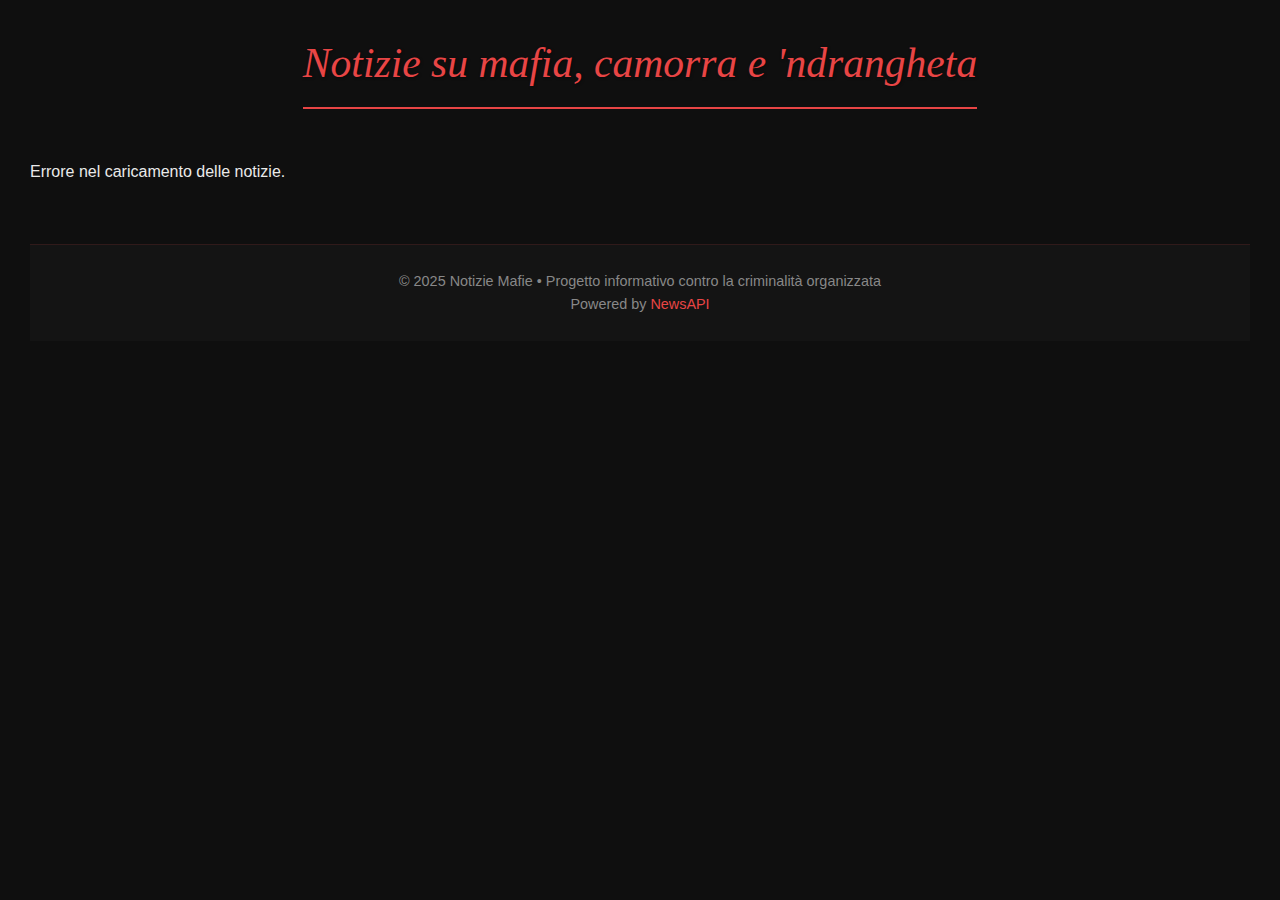
<file: TestAPI/frontend/index.html>
<!DOCTYPE html>
<html lang="it">
<head>
  <meta charset="UTF-8">
  <title>Notizie Mafie</title>
  <style>
    * {
      box-sizing: border-box;
    }

    body {
      margin: 0;
      font-family: 'Helvetica Neue', Helvetica, Arial, sans-serif;
      background-color: #0f0f0f;
      color: #eaeaea;
      padding: 30px;
      line-height: 1.6;
    }

    h1 {
      text-align: center;
      font-size: 2.8rem;
      color: #e84545;
      margin-bottom: 50px;
      font-weight: 600;
      letter-spacing: 1px;
      text-shadow: 0 1px 3px rgba(0, 0, 0, 0.5);
    }

    #news-container {
      display: grid;
      grid-template-columns: repeat(auto-fill, minmax(340px, 1fr));
      gap: 25px;
    }

    .news {
      background: #181818;
      border: 1px solid #e8454522;
      border-radius: 14px;
      box-shadow: 0 6px 20px rgba(0, 0, 0, 0.4);
      overflow: hidden;
      transition: transform 0.3s ease, box-shadow 0.3s ease;
    }

    .news:hover {
      transform: translateY(-6px);
      box-shadow: 0 10px 30px rgba(232, 69, 69, 0.35);
    }

    .news img {
      width: 100%;
      height: 180px;
      object-fit: cover;
      border-bottom: 1px solid #e8454510;
    }

    .news-content {
      padding: 20px;
      display: flex;
      flex-direction: column;
      gap: 12px;
    }

    .news h3 {
      margin: 0;
      font-size: 1.25rem;
      font-weight: 600;
      color: #ffffff;
    }

    .news a {
      text-decoration: none;
      color: #e84545;
      transition: color 0.2s ease;
    }

    .news a:hover {
      color: #ff6363;
      text-decoration: underline;
    }

    .news p {
      font-size: 0.95rem;
      color: #cccccc;
      margin: 0;
    }

    .news small {
      color: #999999;
      font-size: 0.8rem;
    }

    footer {
      margin-top: 60px;
      padding: 25px 20px;
      background-color: #141414;
      color: #888;
      text-align: center;
      font-size: 0.9rem;
      border-top: 1px solid #e8454522;
    }

    footer a {
      color: #e84545;
      text-decoration: none;
    }

    footer a:hover {
      text-decoration: underline;
    }
  </style>
</head>

<body>
    <header style="text-align: center; margin-bottom: 50px;">
        <div style="
          font-family: 'Georgia', serif;
          font-style: italic;
          font-size: 2.6rem;
          color: #e84545;
          text-shadow: 1px 1px 3px rgba(0,0,0,0.4);
          display: inline-block;
          border-bottom: 2px solid #e84545;
          padding-bottom: 10px;
        ">
          Notizie su mafia, camorra e 'ndrangheta
        </div>
      </header>
  <div id="news-container">Caricamento notizie...</div>

  <script>
    const url = 'http://127.0.0.1:8000/news'; // backend FastAPI locale

    fetch(url)
      .then(response => response.json())
      .then(data => {
        const container = document.getElementById('news-container');
        container.innerHTML = '';

        data.articles.forEach(article => {
          const div = document.createElement('div');
          div.className = 'news';
          div.innerHTML = `
            ${article.urlToImage ? `<img src="${article.urlToImage}" alt="Immagine notizia">` : ''}
            <div class="news-content">
              <h3><a href="${article.url}" target="_blank">${article.title}</a></h3>
              <p>${article.description || ''}</p>
              <small><strong>${article.source.name}</strong> • ${new Date(article.publishedAt).toLocaleString()}</small>
            </div>
          `;
          container.appendChild(div);
        });
      })
      .catch(error => {
        document.getElementById('news-container').innerHTML = 'Errore nel caricamento delle notizie.';
        console.error(error);
      });
  </script>

  <footer>
    © 2025 Notizie Mafie • Progetto informativo contro la criminalità organizzata<br>
    Powered by <a href="https://newsapi.org/" target="_blank">NewsAPI</a>
  </footer>

</body>
</html>
</file>
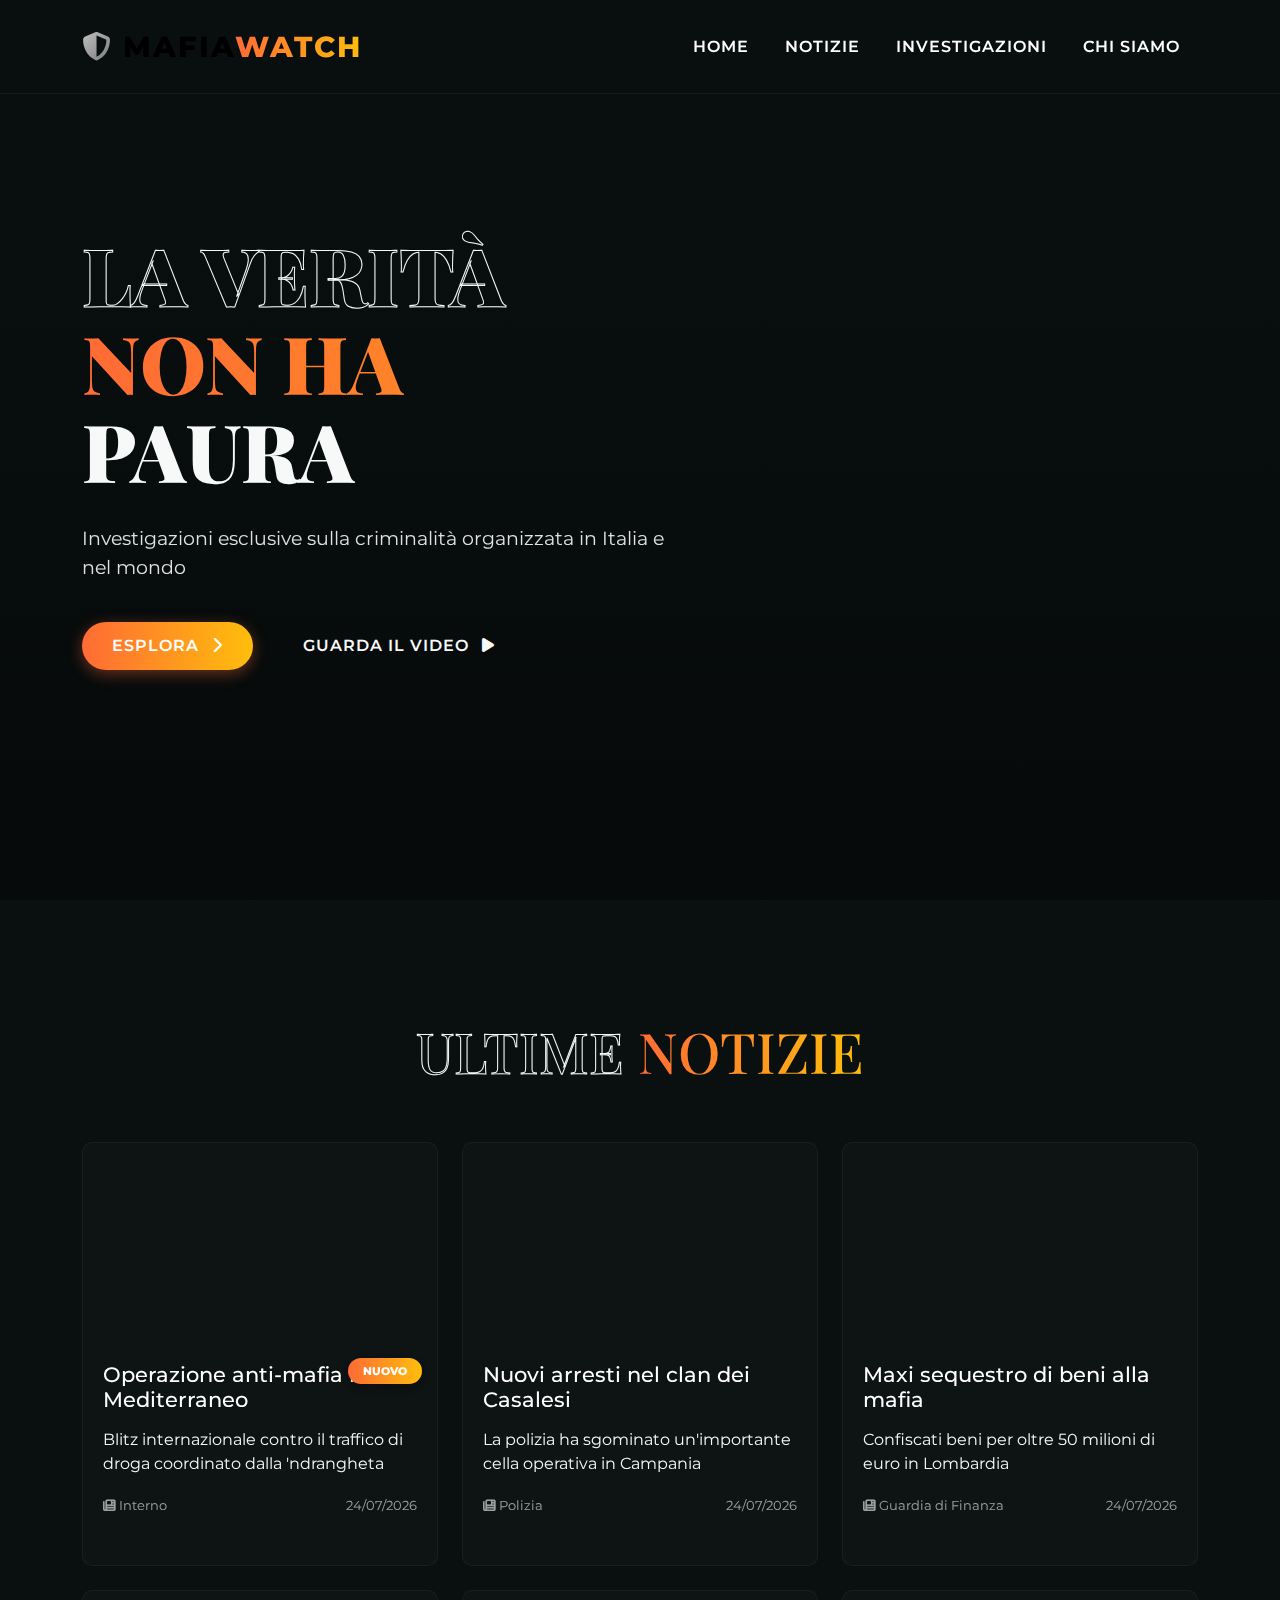
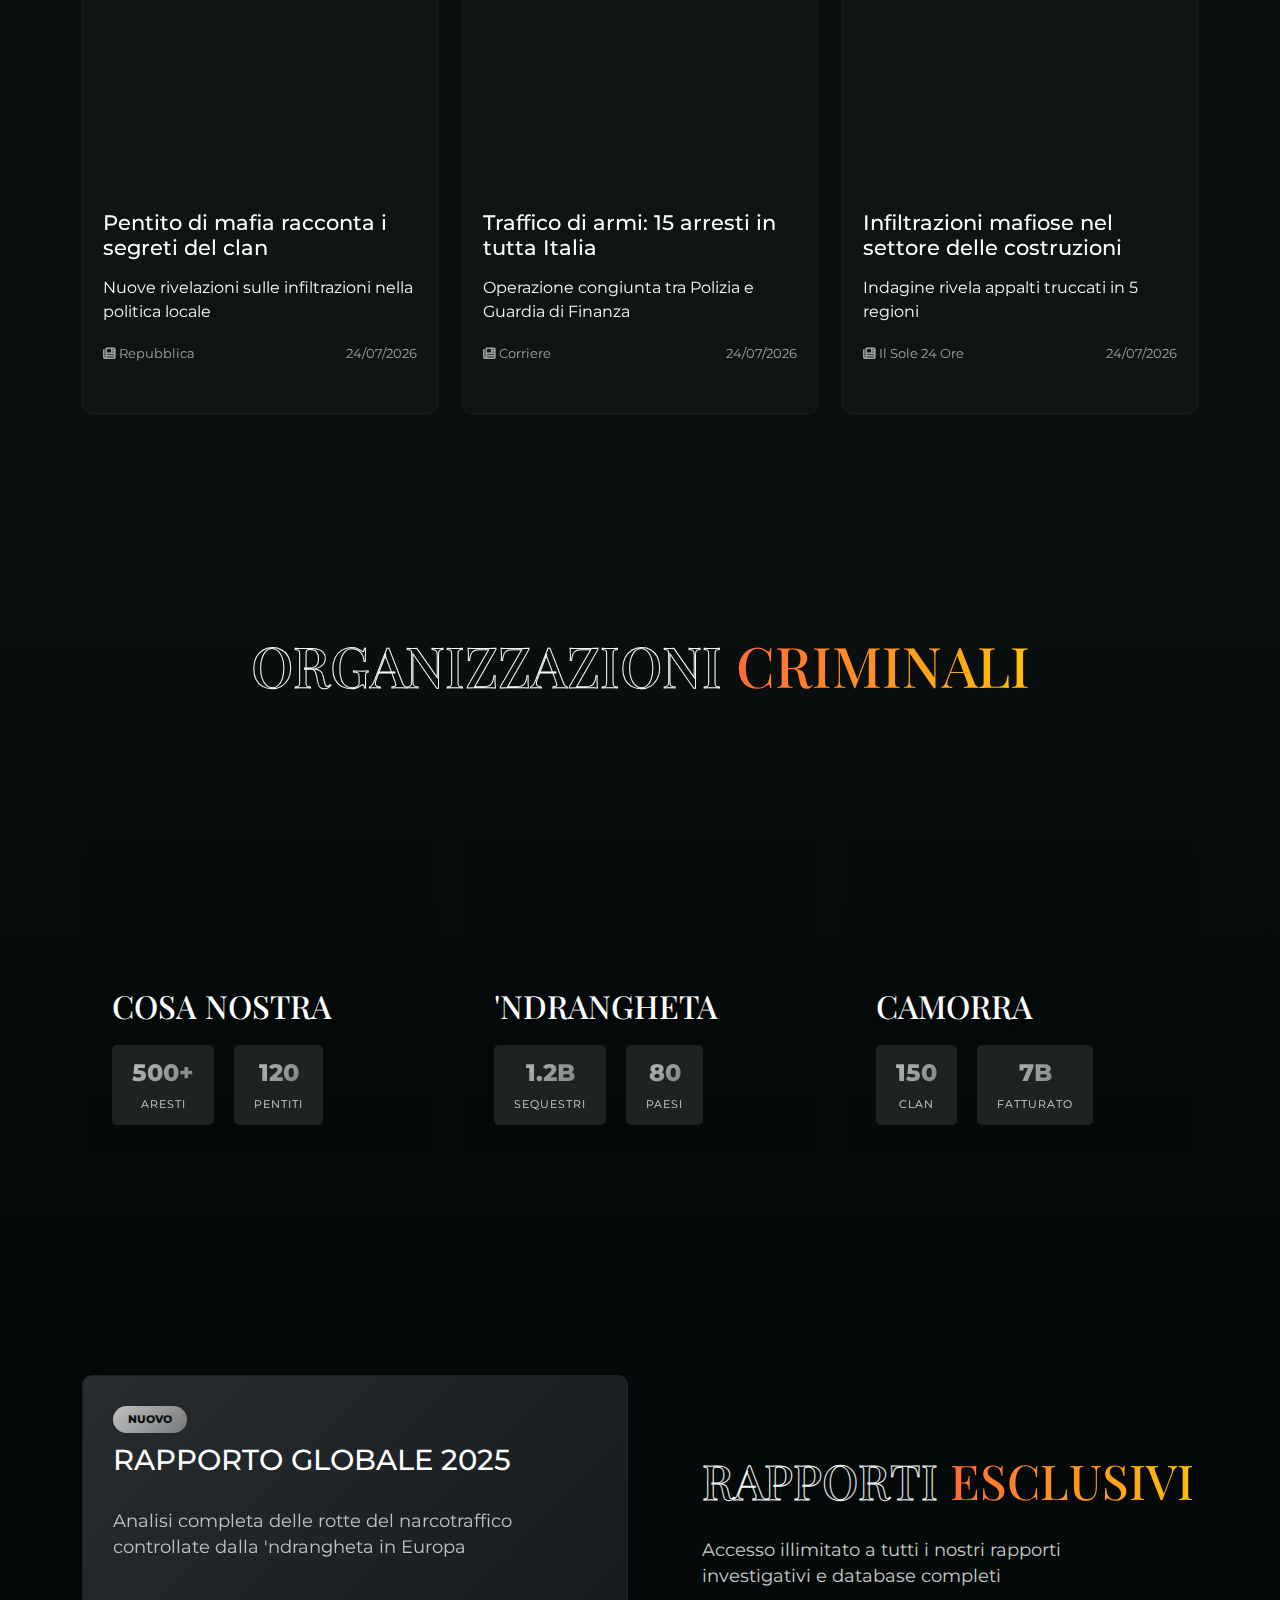
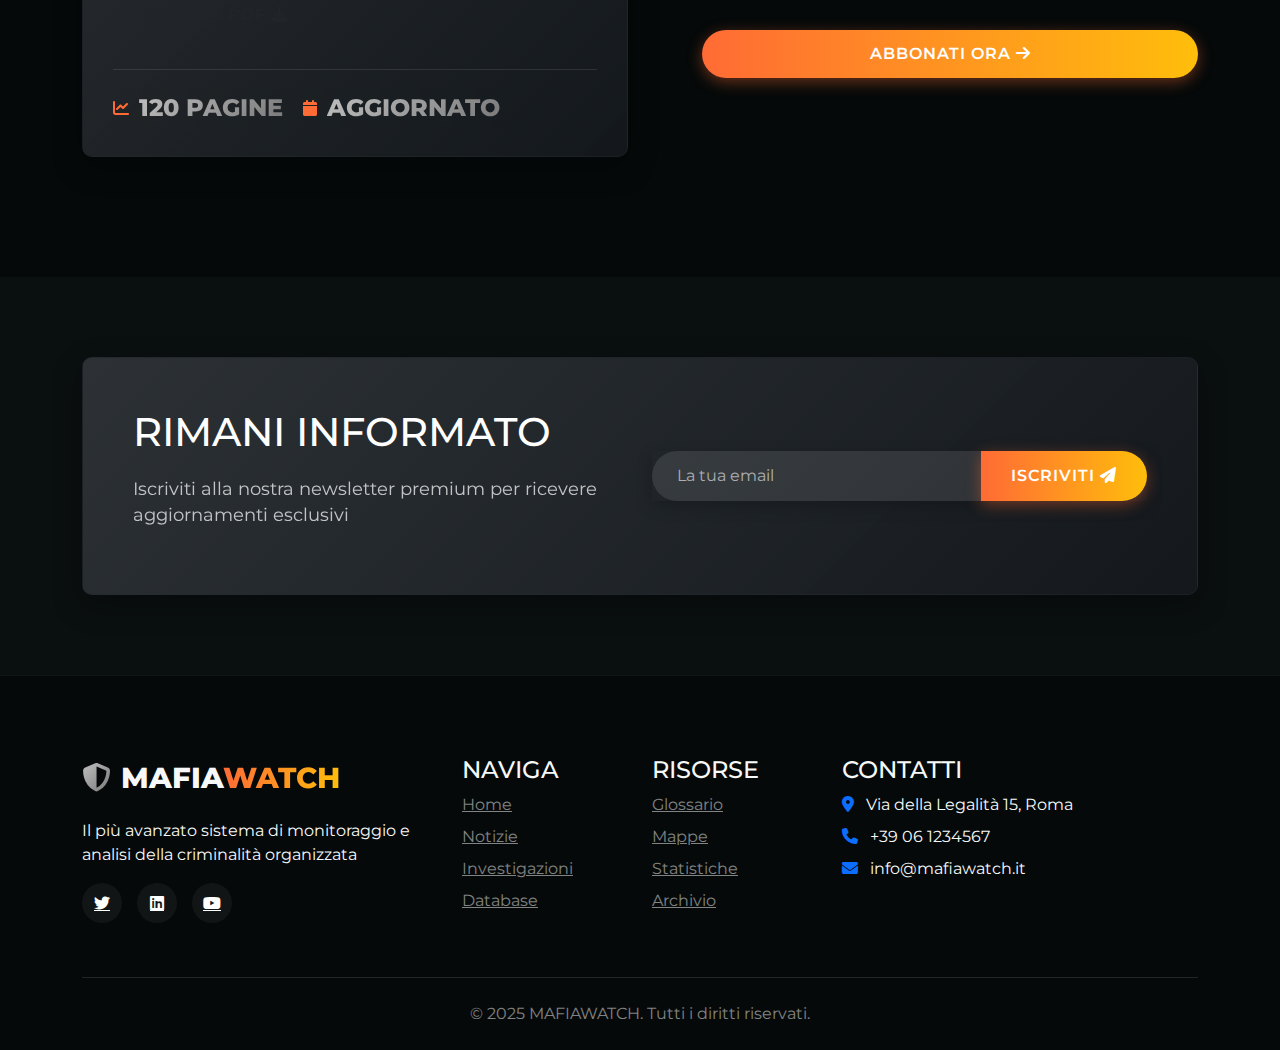
<file: TestAPI/TestAPI/frontend/index.html>
<!DOCTYPE html>
<html lang="it">
<head>
  <meta charset="UTF-8">
  <meta name="viewport" content="width=device-width, initial-scale=1.0">
  <title>MAFIAWATCH | Investigazioni Premium</title>
  <link href="https://cdn.jsdelivr.net/npm/bootstrap@5.3.0/dist/css/bootstrap.min.css" rel="stylesheet">
  <link rel="stylesheet" href="https://cdnjs.cloudflare.com/ajax/libs/font-awesome/6.4.0/css/all.min.css">
  <link href="https://fonts.googleapis.com/css2?family=Montserrat:wght@300;400;600;800&family=Playfair+Display:wght@700;900&display=swap" rel="stylesheet">
  <link rel="stylesheet" href="style.css">
</head>
<body>
  <!-- Navbar -->
  <nav class="navbar navbar-expand-lg fixed-top">
    <div class="container">
      <a class="navbar-brand logo-brand" href="#">
        <i class="fas fa-shield-alt"></i>
        <span>MAFIA<span class="text-gradient">WATCH</span></span>
      </a>
      
      <button class="navbar-toggler" type="button" data-bs-toggle="collapse" data-bs-target="#navbarNav">
        <i class="fas fa-bars" style="color: white;"></i>
      </button>
      
      <div class="collapse navbar-collapse" id="navbarNav">
        <ul class="navbar-nav ms-auto">
          <li class="nav-item">
            <a class="nav-link" href="#home">HOME</a>
          </li>
          <li class="nav-item">
            <a class="nav-link" href="#news">NOTIZIE</a>
          </li>
          <li class="nav-item">
            <a class="nav-link" href="#investigations">INVESTIGAZIONI</a>
          </li>
          <li class="nav-item">
            <a class="nav-link" href="#about">CHI SIAMO</a>
          </li>
        </ul>
      </div>
    </div>
  </nav>

  <!-- Hero Section -->
  <section class="hero" id="home">
    <div class="container">
      <div class="hero-content">
        <h1 class="hero-title">
          <span class="text-stroke">LA VERITÀ</span>
          <span class="text-gradient">NON HA</span>
          <span>PAURA</span>
        </h1>
        <p class="hero-subtitle">Investigazioni esclusive sulla criminalità organizzata in Italia e nel mondo</p>
        <div class="hero-buttons">
          <button class="btn btn-gradient me-3">
            ESPLORA <i class="fas fa-chevron-right ms-2"></i>
          </button>
          <button class="btn btn-outline-light">
            GUARDA IL VIDEO <i class="fas fa-play ms-2"></i>
          </button>
        </div>
      </div>
    </div>
  </section>

  <!-- News Grid -->
  <section class="news-grid" id="news">
    <div class="container">
      <div class="section-header">
        <h2 class="section-title">
          <span class="text-stroke">ULTIME</span>
          <span class="text-gradient">NOTIZIE</span>
        </h2>
      </div>
      
      <div class="row g-4" id="news-container">
        <!-- News will be loaded here by JavaScript -->
      </div>
    </div>
  </section>

  <!-- Mafia Organizations -->
<section class="mafia-organizations" id="mafias">
  <div class="container">
    <div class="section-header">
      <h2 class="section-title">
        <span class="text-stroke">ORGANIZZAZIONI</span>
        <span class="text-gradient">CRIMINALI</span>
      </h2>
    </div>
    
    <div class="org-grid">
      <div class="org-card" style="background-image: url('https://media.istockphoto.com/id/1199091755/it/foto/retro-mafia-gangster.jpg?s=612x612&w=0&k=20&c=8oHMYhGykAxxBqDo9ExQVPNLNqqm-bPAwrAzTbYuNX4=')">
        <div class="org-overlay"></div>
        <h3>COSA NOSTRA</h3>
        <div class="org-stats">
          <div class="stat-item">
            <span>500+</span>
            <small>ARESTI</small>
          </div>
          <div class="stat-item">
            <span>120</span>
            <small>PENTITI</small>
          </div>
        </div>
      </div>
      
      <div class="org-card" style="background-image: url('https://cdn.pixabay.com/photo/2019/04/22/14/55/gangster-4146707_640.jpg')">
        <div class="org-overlay"></div>
        <h3>'NDRANGHETA</h3>
        <div class="org-stats">
          <div class="stat-item">
            <span>1.2B</span>
            <small>SEQUESTRI</small>
          </div>
          <div class="stat-item">
            <span>80</span>
            <small>PAESI</small>
          </div>
        </div>
      </div>
      
      <div class="org-card" style="background-image: url('https://media.istockphoto.com/id/837345268/it/foto/personaggio-del-film-noir.jpg?s=612x612&w=0&k=20&c=kOssRoKSFnxHSz_O4mVu5BPLa03BZpNSLZN_tTlawqI=')">
        <div class="org-overlay"></div>
        <h3>CAMORRA</h3>
        <div class="org-stats">
          <div class="stat-item">
            <span>150</span>
            <small>CLAN</small>
          </div>
          <div class="stat-item">
            <span>7B</span>
            <small>FATTURATO</small>
          </div>
        </div>
      </div>
    </div>
  </div>
</section>



  <!-- Reports Section -->
  <section class="reports-section" id="reports">
    <div class="container">
      <div class="row">
        <div class="col-lg-6">
          <div class="report-card metallic-card">
            <div class="card-header">
              <span class="badge-metallic">NUOVO</span>
              <h3>RAPPORTO GLOBALE 2025</h3>
            </div>
            <div class="card-body">
              <p>Analisi completa delle rotte del narcotraffico controllate dalla 'ndrangheta in Europa</p>
              <button class="btn btn-outline-metallic">
                <span>SCARICA PDF</span>
                <i class="fas fa-download"></i>
              </button>
            </div>
            <div class="card-footer">
              <div class="card-stats">
                <div class="stat-item">
                  <i class="fas fa-chart-line"></i>
                  <span>120 PAGINE</span>
                </div>
                <div class="stat-item">
                  <i class="fas fa-calendar"></i>
                  <span>AGGIORNATO</span>
                </div>
              </div>
            </div>
          </div>
        </div>
        
        <div class="col-lg-6">
          <div class="report-featured">
            <h2 class="section-title">
              <span class="text-stroke">RAPPORTI</span>
              <span class="text-gradient">ESCLUSIVI</span>
            </h2>
            <p>Accesso illimitato a tutti i nostri rapporti investigativi e database completi</p>
            <button class="btn btn-gradient">
              <span>ABBONATI ORA</span>
              <i class="fas fa-arrow-right"></i>
            </button>
          </div>
        </div>
      </div>
    </div>
  </section>

  <!-- Newsletter -->
  <section class="newsletter-section">
    <div class="container">
      <div class="newsletter-card metallic-card">
        <div class="row align-items-center">
          <div class="col-lg-6">
            <h2>RIMANI INFORMATO</h2>
            <p>Iscriviti alla nostra newsletter premium per ricevere aggiornamenti esclusivi</p>
          </div>
          <div class="col-lg-6">
            <form class="newsletter-form">
              <div class="input-group">
                <input type="email" placeholder="La tua email" class="form-control">
                <button class="btn btn-gradient" type="submit">
                  <span>ISCRIVITI</span>
                  <i class="fas fa-paper-plane"></i>
                </button>
              </div>
            </form>
          </div>
        </div>
      </div>
    </div>
  </section>

  <!-- Footer -->
  <footer>
    <div class="container">
      <div class="row">
        <div class="col-lg-4 mb-5">
          <div class="footer-logo">
            <i class="fas fa-shield-alt"></i>
            <span>MAFIA<span class="text-gradient">WATCH</span></span>
          </div>
          <p>Il più avanzato sistema di monitoraggio e analisi della criminalità organizzata</p>
          <div class="footer-social">
            <a href="#"><i class="fab fa-twitter"></i></a>
            <a href="#"><i class="fab fa-linkedin"></i></a>
            <a href="#"><i class="fab fa-youtube"></i></a>
          </div>
        </div>
        
        <div class="col-lg-2 col-md-4 mb-5">
          <h4>NAVIGA</h4>
          <ul class="list-unstyled">
            <li class="mb-2"><a href="#" class="text-white-50">Home</a></li>
            <li class="mb-2"><a href="#" class="text-white-50">Notizie</a></li>
            <li class="mb-2"><a href="#" class="text-white-50">Investigazioni</a></li>
            <li class="mb-2"><a href="#" class="text-white-50">Database</a></li>
          </ul>
        </div>
        
        <div class="col-lg-2 col-md-4 mb-5">
          <h4>RISORSE</h4>
          <ul class="list-unstyled">
            <li class="mb-2"><a href="#" class="text-white-50">Glossario</a></li>
            <li class="mb-2"><a href="#" class="text-white-50">Mappe</a></li>
            <li class="mb-2"><a href="#" class="text-white-50">Statistiche</a></li>
            <li class="mb-2"><a href="#" class="text-white-50">Archivio</a></li>
          </ul>
        </div>
        
        <div class="col-lg-4 col-md-4 mb-5">
          <h4>CONTATTI</h4>
          <ul class="list-unstyled">
            <li class="mb-2"><i class="fas fa-map-marker-alt text-primary me-2"></i> Via della Legalità 15, Roma</li>
            <li class="mb-2"><i class="fas fa-phone text-primary me-2"></i> +39 06 1234567</li>
            <li class="mb-2"><i class="fas fa-envelope text-primary me-2"></i> info@mafiawatch.it</li>
          </ul>
        </div>
      </div>
      
      <div class="py-4 border-top border-dark text-center text-white-50">
        <p class="mb-0">&copy; 2025 MAFIAWATCH. Tutti i diritti riservati.</p>
      </div>
    </div>
  </footer>

  <!-- Scripts -->
  <script src="https://cdn.jsdelivr.net/npm/bootstrap@5.3.0/dist/js/bootstrap.bundle.min.js"></script>
  <script src="script.js"></script>
</body>
</html>
</file>
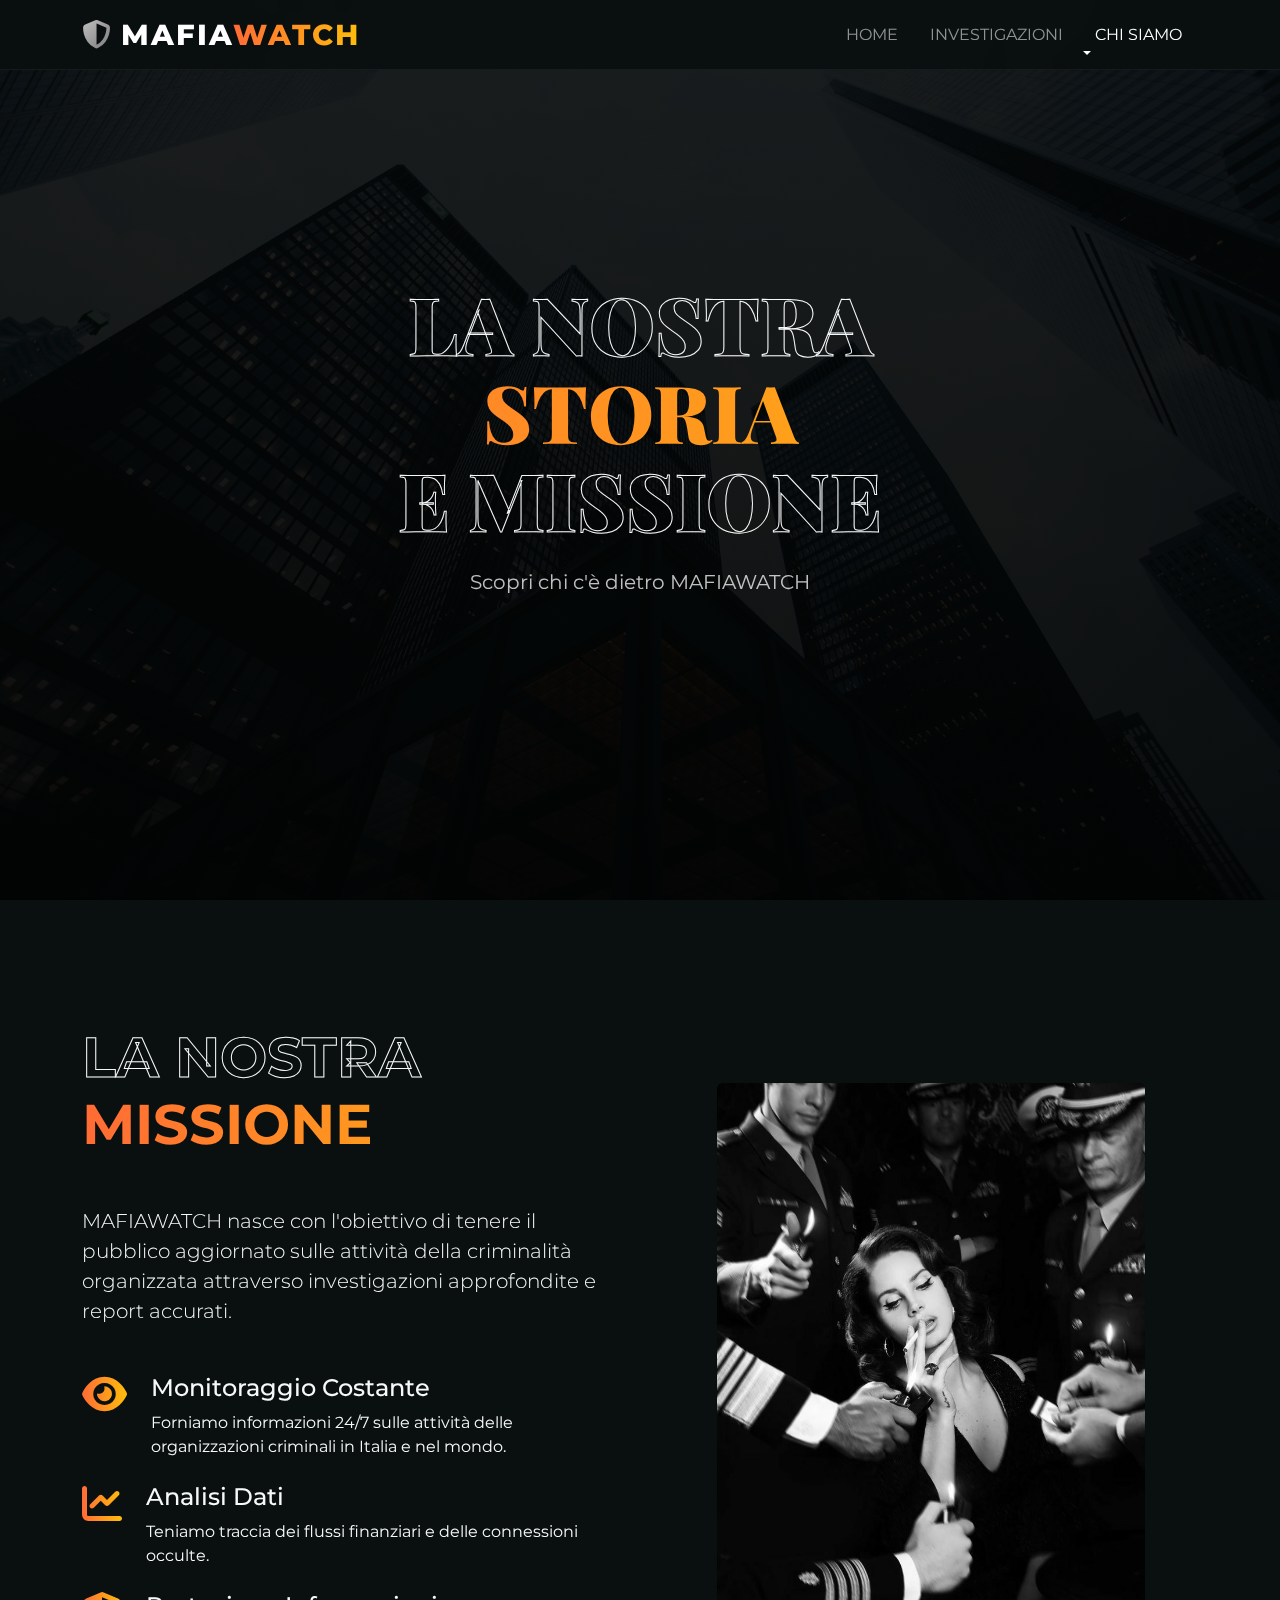
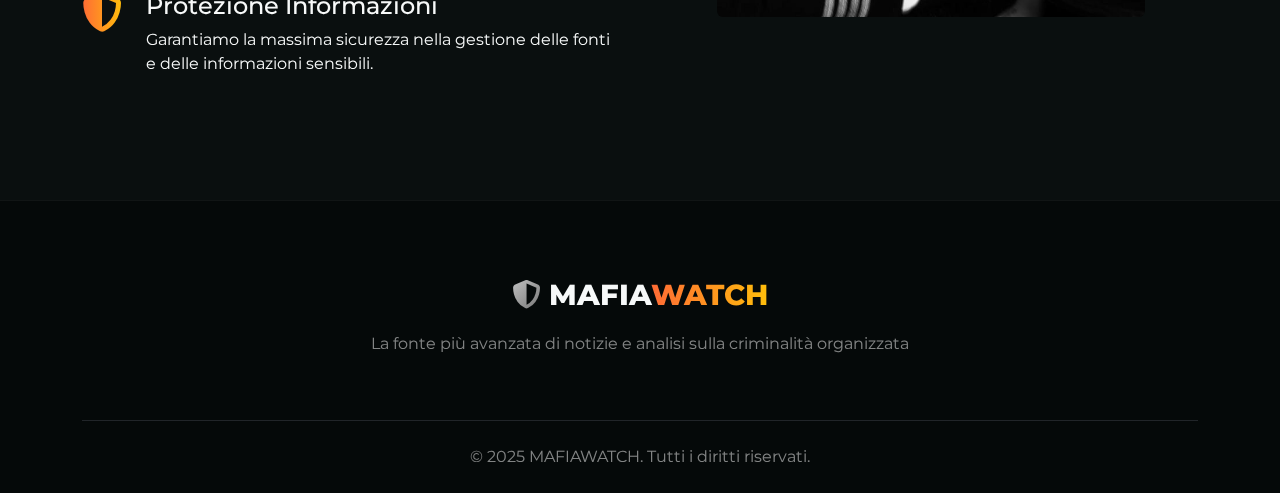
<file: Prog_final_host/frontend/chi-siamo.html>
<!DOCTYPE html> <!-- Dichiara il tipo di documento come HTML5 -->
<html lang="it"> <!-- Inizio del documento HTML, lingua impostata su italiano -->
<head>
  <meta charset="UTF-8" /> <!-- Imposta la codifica dei caratteri su UTF-8 per supportare caratteri speciali -->
  <meta name="viewport" content="width=device-width, initial-scale=1.0"/> <!-- Rende la pagina responsive su dispositivi mobili -->
  <title>MAFIAWATCH | Chi Siamo</title> <!-- Titolo della pagina che appare nella scheda del browser -->

  <!-- Collegamento al framework CSS Bootstrap per uno stile moderno e responsivo -->
  <link href="https://cdn.jsdelivr.net/npm/bootstrap@5.3.0/dist/css/bootstrap.min.css" rel="stylesheet"/>

  <!-- Collegamento a Font Awesome per l'utilizzo di icone vettoriali -->
  <link rel="stylesheet" href="https://cdnjs.cloudflare.com/ajax/libs/font-awesome/6.4.0/css/all.min.css"/>

  <!-- Collegamento a Google Fonts per utilizzare font personalizzati -->
  <link href="https://fonts.googleapis.com/css2?family=Montserrat:wght@300;400;600;800&family=Playfair+Display:wght@700;900&display=swap" rel="stylesheet"/>

  <!-- Collegamento ai file CSS personalizzati per questa pagina e per lo stile generale del sito -->
  <link rel="stylesheet" href="css/chi-siamo.css"/>
  <link rel="stylesheet" href="css/style.css"/>
</head>
<body class="position-relative"> <!-- Corpo della pagina, con posizione relativa per gestire elementi posizionati assolutamente -->

  <div id="simple-particles"></div> <!-- Div vuoto per eventuali effetti grafici di sfondo (es. particelle animate) -->

  <!-- NAVBAR: Barra di navigazione fissa in alto -->
  <nav class="navbar navbar-expand-lg fixed-top navbar-dark">
    <div class="container"> <!-- Contenitore Bootstrap per allineare il contenuto -->
      <!-- Logo del sito con icona e testo -->
      <a class="navbar-brand logo-brand d-flex align-items-center" href="index.html">
        <i class="fas fa-shield-alt me-2"></i> <!-- Icona scudo -->
        <span>MAFIA<span class="text-gradient">WATCH</span></span> <!-- Nome del sito, parte colorata -->
      </a>
      
      <!-- Bottone per il menu mobile (hamburger) -->
      <button class="navbar-toggler" type="button" data-bs-toggle="collapse" data-bs-target="#navbarNav">
        <span class="navbar-toggler-icon"></span>
      </button>
      
      <!-- Menu di navigazione, collassabile su dispositivi mobili -->
      <div class="collapse navbar-collapse" id="navbarNav">
        <ul class="navbar-nav ms-auto"> <!-- Lista delle voci di menu, allineata a destra -->
          <li class="nav-item">
            <a class="nav-link px-3" href="index.html">HOME</a> <!-- Link alla home -->
          </li>
          <li class="nav-item dropdown position-relative">
            <a class="nav-link px-3" href="investigazioni.html" id="investigationLink">
              INVESTIGAZIONI
            </a> <!-- Link alla pagina delle investigazioni -->
          </li>
          <li class="nav-item dropdown position-relative">
            <!-- Link attivo alla pagina corrente, con menu a tendina -->
            <a class="nav-link px-3 active dropdown-toggle" href="chi-siamo.html" id="chisiamoLink">
              CHI SIAMO
            </a>
            <!-- Menu a tendina con link interno alla sezione "missione" -->
            <ul class="dropdown-menu bg-dark border-0 shadow" id="aboutDropdown">
              <li><a class="dropdown-item text-white-50" href="#missione">La nostra missione</a></li>
            </ul>
          </li>
        </ul>
      </div>
    </div>
  </nav>

  <!-- HERO SECTION: Sezione introduttiva con titolo e sottotitolo -->
  <section class="about-hero d-flex align-items-center position-relative">
    <div class="container position-relative">
      <div class="hero-content text-white text-center">
        <h1 class="hero-title mb-4">
          <span class="text-stroke d-block">LA NOSTRA</span>
          <span class="text-gradient d-block">STORIA</span>
          <span class="text-stroke d-block">E MISSIONE</span>
        </h1>
        <p class="fs-5 mb-4 opacity-75">Scopri chi c'è dietro MAFIAWATCH</p> <!-- Sottotitolo descrittivo -->
      </div>
    </div>
  </section>

  <main>
    <!-- SEZIONE MISSIONE: Descrizione della missione del sito -->
    <section class="py-5 about-section fade-in" id="missione">
      <div class="container py-5">
        <div class="row g-5 align-items-center"> <!-- Riga con due colonne: testo e immagine -->
          <div class="col-lg-6">
            <div class="about-content">
              <h2 class="section-title display-4 fw-bold mb-5">
                <span class="text-stroke d-block">LA NOSTRA</span>
                <span class="text-gradient d-block">MISSIONE</span>
              </h2>
              <p class="lead">MAFIAWATCH nasce con l'obiettivo di tenere il pubblico aggiornato sulle attività della criminalità organizzata attraverso investigazioni approfondite e report accurati.</p>
              <!-- Elenco delle caratteristiche/valori del sito -->
              <div class="about-features mt-5">
                <!-- Primo valore: Monitoraggio Costante -->
                <div class="feature-item d-flex mb-4">
                  <div class="feature-icon me-4">
                    <i class="fas fa-eye text-gradient fs-1"></i> <!-- Icona occhio -->
                  </div>
                  <div>
                    <h4>Monitoraggio Costante</h4>
                    <p class="mb-0">Forniamo informazioni 24/7 sulle attività delle organizzazioni criminali in Italia e nel mondo.</p>
                  </div>
                </div>
                <!-- Secondo valore: Analisi Dati -->
                <div class="feature-item d-flex mb-4">
                  <div class="feature-icon me-4">
                    <i class="fas fa-chart-line text-gradient fs-1"></i> <!-- Icona grafico -->
                  </div>
                  <div>
                    <h4>Analisi Dati</h4>
                    <p class="mb-0">Teniamo traccia dei flussi finanziari e delle connessioni occulte.</p>
                  </div>
                </div>
                <!-- Terzo valore: Protezione Informazioni -->
                <div class="feature-item d-flex">
                  <div class="feature-icon me-4">
                    <i class="fas fa-shield-alt text-gradient fs-1"></i> <!-- Icona scudo -->
                  </div>
                  <div>
                    <h4>Protezione Informazioni</h4>
                    <p class="mb-0">Garantiamo la massima sicurezza nella gestione delle fonti e delle informazioni sensibili.</p>
                  </div>
                </div>
              </div>
            </div>
          </div>
          <!-- Colonna immagine a destra -->
          <div class="col-lg-6">
            <div class="about-image text-center">
              <img src="img/chi-siamo.jpg" 
                  alt="Missione MAFIAWATCH" 
                  class="img-fluid rounded shadow-lg resized-image"> <!-- Immagine illustrativa -->
            </div>
          </div>
        </div>
      </div>
    </section>

  <footer class="pt-5"> <!-- Footer del sito -->
    <div class="container pt-4">
      <div class="row">
        <div class="col-12 text-center mb-5">
          <div class="footer-logo d-flex align-items-center justify-content-center mb-3">
            <i class="fas fa-shield-alt me-2"></i> <!-- Icona scudo -->
            <span>MAFIA<span class="text-gradient">WATCH</span></span> <!-- Nome del sito -->
          </div>
          <p class="text-white-50">La fonte più avanzata di notizie e analisi sulla criminalità organizzata</p>
        </div>
      </div>
      <div class="py-4 border-top border-dark text-center text-white-50">
        <p class="mb-0">&copy; 2025 MAFIAWATCH. Tutti i diritti riservati.</p> <!-- Copyright -->
      </div>
    </div>
  </footer>
  
  <!-- Inclusione dei file JavaScript necessari -->
  <script src="https://cdn.jsdelivr.net/npm/bootstrap@5.3.0/dist/js/bootstrap.bundle.min.js"></script> <!-- Script Bootstrap -->
  <script src="js/scroll-chi-siamo.js"></script> <!-- Script personalizzato per effetti di scroll -->


</body>
</html>
</file>
<file: TestAPI/TestAPI/frontend/style.css>
/* Base Styles */
    :root {
      --primary: #FF6B35;
      --primary-dark: #E05A2B;
      --secondary: #004E89;
      --dark: #0A0F0F;
      --darker: #050909;
      --light: #F7F9F9;
      --metal: linear-gradient(135deg, #C0C0C0, #A8A8A8, #909090, #787878);
      --metal-dark: linear-gradient(135deg, #787878, #606060, #484848, #303030);
      --gradient: linear-gradient(90deg, #FF6B35, #FFBE0B);
      --gradient-vertical: linear-gradient(to bottom, #FF6B35, #FFBE0B);
    }

    body {
      font-family: 'Montserrat', sans-serif;
      background-color: var(--dark);
      color: var(--light);
      overflow-x: hidden;
      position: relative;
    }

    /* Navbar */
    .navbar {
      background: rgba(10, 15, 15, 0.95);
      backdrop-filter: blur(10px);
      padding: 20px 0;
      border-bottom: 1px solid rgba(255,255,255,0.05);
      transition: all 0.4s ease;
    }

    .navbar.scrolled {
      padding: 10px 0;
      background: rgba(5, 9, 9, 0.98);
    }

    .logo-brand {
      display: flex;
      align-items: center;
      font-size: 1.8rem;
      font-weight: 800;
      text-transform: uppercase;
      letter-spacing: 2px;
    }

    .logo-brand i {
      margin-right: 10px;
      background: var(--metal);
      -webkit-background-clip: text;
      -webkit-text-fill-color: transparent;
    }

    .nav-link {
      color: white;
      font-weight: 600;
      letter-spacing: 1px;
      margin: 0 10px;
      position: relative;
      padding: 5px 0;
    }

    .nav-link::after {
      content: '';
      position: absolute;
      bottom: 0;
      left: 0;
      width: 0;
      height: 2px;
      background: var(--gradient);
      transition: all 0.4s ease;
    }

    .nav-link:hover::after {
      width: 100%;
    }

    /* Hero Section */
    .hero {
      height: 100vh;
      min-height: 800px;
      background: linear-gradient(rgba(10,15,15,0.8), rgba(5,9,9,0.9)), 
                  url('https://images.unsplash.com/photo-1605100804763-247f67b3557e?ixlib=rb-4.0.3&ixid=M3wxMjA3fDB8MHxwaG90by1wYWdlfHx8fGVufDB8fHx8fA%3D%3D&auto=format&fit=crop&w=2070&q=80') no-repeat center center/cover;
      display: flex;
      align-items: center;
      position: relative;
    }

    .hero-content {
      position: relative;
      z-index: 2;
    }

    .hero-title {
      font-size: 5rem;
      line-height: 1.1;
      margin-bottom: 30px;
      font-family: 'Playfair Display', serif;
      font-weight: 900;
    }

    .hero-title span {
      display: block;
    }

    .text-gradient {
      background: var(--gradient);
      -webkit-background-clip: text;
      -webkit-text-fill-color: transparent;
    }

    .text-stroke {
      -webkit-text-stroke: 1px var(--light);
      color: transparent;
    }

    .hero-subtitle {
      font-size: 1.2rem;
      margin-bottom: 40px;
      max-width: 600px;
      opacity: 0.9;
    }

    /* News Grid */
    .news-grid {
      padding: 120px 0;
      position: relative;
    }

    .news-card {
      background: rgba(15, 20, 20, 0.8);
      border-radius: 10px;
      overflow: hidden;
      transition: all 0.4s ease;
      height: 100%;
      border: 1px solid rgba(255,255,255,0.05);
      backdrop-filter: blur(5px);
      margin-bottom: 30px;
    }

    .news-card:hover {
      transform: translateY(-10px);
      box-shadow: 0 15px 30px rgba(255, 107, 53, 0.3);
      border-color: rgba(255, 107, 53, 0.3);
    }

    .news-img-container {
      height: 200px;
      overflow: hidden;
      position: relative;
    }

    .news-img-container img {
      width: 100%;
      height: 100%;
      object-fit: cover;
      transition: all 0.6s ease;
    }

    .news-card:hover .news-img-container img {
      transform: scale(1.1);
    }

    .news-content {
      padding: 20px;
      position: relative;
    }

    .news-content h3 {
      font-size: 1.3rem;
      margin-bottom: 15px;
    }

    .news-content h3 a {
      color: white;
      text-decoration: none;
      transition: all 0.3s ease;
    }

    .news-content h3 a:hover {
      color: var(--primary);
    }

    .news-meta {
      display: flex;
      justify-content: space-between;
      font-size: 0.8rem;
      color: rgba(255,255,255,0.6);
      margin-top: 20px;
    }

    .news-badge {
      position: absolute;
      top: 15px;
      right: 15px;
      background: var(--gradient);
      color: white;
      padding: 5px 15px;
      border-radius: 20px;
      font-size: 0.7rem;
      font-weight: 800;
      z-index: 2;
      box-shadow: 0 4px 10px rgba(0,0,0,0.2);
    }

    /* Section Header */
    .section-header {
      text-align: center;
      margin-bottom: 60px;
    }

    .section-title {
      font-size: 3.5rem;
      line-height: 1.1;
      margin-bottom: 20px;
      font-family: 'Playfair Display', serif;
    }

    /* Buttons */
    .btn {
      font-weight: 600;
      letter-spacing: 1px;
      text-transform: uppercase;
      border: none;
      position: relative;
      overflow: hidden;
      transition: all 0.4s ease;
      padding: 12px 30px;
      border-radius: 50px;
    }

    .btn-gradient {
      background: var(--gradient);
      color: white;
      box-shadow: 0 4px 15px rgba(255, 107, 53, 0.4);
    }

    .btn-gradient:hover {
      transform: translateY(-3px);
      box-shadow: 0 8px 25px rgba(255, 107, 53, 0.6);
    }

    /* Footer */
    footer {
      background: var(--darker);
      padding: 80px 0 0;
      border-top: 1px solid rgba(255,255,255,0.05);
    }

    .footer-logo {
      display: flex;
      align-items: center;
      font-size: 1.8rem;
      font-weight: 800;
      margin-bottom: 20px;
    }

    .footer-logo i {
      margin-right: 10px;
      background: var(--metal);
      -webkit-background-clip: text;
      -webkit-text-fill-color: transparent;
    }

    .footer-social {
      display: flex;
      gap: 15px;
    }

    .footer-social a {
      width: 40px;
      height: 40px;
      border-radius: 50%;
      background: rgba(255,255,255,0.05);
      display: flex;
      align-items: center;
      justify-content: center;
      color: white;
      transition: all 0.3s ease;
    }

    .footer-social a:hover {
      background: var(--gradient);
      transform: translateY(-3px);
    }

    /* Responsive */
    @media (max-width: 1199px) {
      .hero-title {
        font-size: 4rem;
      }
    }

    @media (max-width: 767px) {
      .hero-title {
        font-size: 2.8rem;
      }
      
      .section-title {
        font-size: 2.5rem;
      }
    }

    /* Mafia Organizations Section */
.mafia-organizations {
    padding: 100px 0;
    background: linear-gradient(to bottom, rgba(10,15,15,0.9), rgba(5,9,9,1));
    position: relative;
  }
  
  .org-grid {
    display: grid;
    grid-template-columns: repeat(auto-fit, minmax(300px, 1fr));
    gap: 30px;
  }
  
  .org-card {
    height: 400px;
    border-radius: 10px;
    overflow: hidden;
    position: relative;
    display: flex;
    flex-direction: column;
    justify-content: flex-end;
    padding: 30px;
    background-size: cover;
    background-position: center;
    transition: all 0.6s ease;
  }
  
  .org-card:hover {
    transform: translateY(-10px);
    box-shadow: 0 15px 30px rgba(0,0,0,0.5);
  }
  
  .org-overlay {
    position: absolute;
    top: 0;
    left: 0;
    width: 100%;
    height: 100%;
    background: linear-gradient(to top, rgba(5,9,9,0.9) 0%, transparent 100%);
    z-index: 0;
  }
  
  .org-card h3 {
    font-size: 2rem;
    position: relative;
    z-index: 1;
    margin-bottom: 20px;
    color: white;
    font-family: 'Playfair Display', serif;
    text-shadow: 0 2px 4px rgba(0,0,0,0.5);
  }
  
  .org-stats {
    display: flex;
    gap: 20px;
    position: relative;
    z-index: 1;
  }
  
  .stat-item {
    background: rgba(255,255,255,0.1);
    backdrop-filter: blur(5px);
    padding: 10px 20px;
    border-radius: 5px;
    text-align: center;
  }
  
  .stat-item span {
    font-size: 1.5rem;
    font-weight: 800;
    display: block;
    background: var(--metal);
    -webkit-background-clip: text;
    -webkit-text-fill-color: transparent;
  }
  
  .stat-item small {
    font-size: 0.7rem;
    text-transform: uppercase;
    letter-spacing: 1px;
    opacity: 0.8;
    color: white;
  }
  
  /* Reports Section */
  .reports-section {
    padding: 120px 0;
    background: var(--darker);
    position: relative;
  }
  
  .metallic-card {
    background: linear-gradient(135deg, rgba(30,35,40,0.7), rgba(15,20,25,0.9));
    border-radius: 10px;
    padding: 30px;
    border: 1px solid rgba(255,255,255,0.05);
    box-shadow: 0 10px 30px rgba(0,0,0,0.3);
    position: relative;
    overflow: hidden;
    height: 100%;
  }
  
  .metallic-card::before {
    content: '';
    position: absolute;
    top: -1px;
    left: -1px;
    right: -1px;
    bottom: -1px;
    background: linear-gradient(135deg, rgba(192,192,192,0.1), rgba(120,120,120,0.05));
    z-index: 0;
    border-radius: 10px;
  }
  
  .metallic-card > * {
    position: relative;
    z-index: 1;
  }
  
  .card-header {
    margin-bottom: 30px;
  }
  
  .card-header h3 {
    font-size: 1.8rem;
    margin-bottom: 10px;
    color: white;
  }
  
  .badge-metallic {
    background: var(--metal);
    color: var(--dark);
    padding: 5px 15px;
    border-radius: 20px;
    font-size: 0.7rem;
    font-weight: 800;
    display: inline-block;
    margin-bottom: 10px;
  }
  
  .card-body {
    margin-bottom: 30px;
  }
  
  .card-body p {
    font-size: 1.1rem;
    opacity: 0.9;
    margin-bottom: 30px;
    color: rgba(255,255,255,0.8);
  }
  
  .card-footer {
    border-top: 1px solid rgba(255,255,255,0.1);
    padding-top: 20px;
  }
  
  .card-stats {
    display: flex;
    gap: 20px;
  }
  
  .card-stats .stat-item {
    display: flex;
    align-items: center;
    gap: 10px;
    background: transparent;
    padding: 0;
    color: rgba(255,255,255,0.7);
  }
  
  .card-stats .stat-item i {
    color: var(--primary);
  }
  
  .report-featured {
    height: 100%;
    display: flex;
    flex-direction: column;
    justify-content: center;
    padding-left: 50px;
  }
  
  .report-featured h2 {
    font-size: 3rem;
    line-height: 1.1;
    margin-bottom: 30px;
  }
  
  .report-featured p {
    font-size: 1.1rem;
    margin-bottom: 40px;
    max-width: 400px;
    color: rgba(255,255,255,0.8);
  }
  
  /* Newsletter Section */
  .newsletter-section {
    padding: 80px 0;
    position: relative;
  }
  
  .newsletter-card {
    padding: 50px;
    background: linear-gradient(135deg, rgba(30,35,40,0.9), rgba(15,20,25,0.95));
    border-radius: 10px;
    border: 1px solid rgba(255,255,255,0.05);
  }
  
  .newsletter-card h2 {
    font-size: 2.5rem;
    margin-bottom: 20px;
    color: white;
  }
  
  .newsletter-card p {
    font-size: 1.1rem;
    opacity: 0.9;
    max-width: 500px;
    color: rgba(255,255,255,0.8);
  }
  
  .newsletter-form .form-control {
    background: rgba(255,255,255,0.1);
    border: none;
    color: white;
    height: 50px;
    border-radius: 50px 0 0 50px;
    padding: 0 25px;
  }
  
  .newsletter-form .form-control::placeholder {
    color: rgba(255,255,255,0.6);
  }
  
  .newsletter-form .input-group {
    box-shadow: 0 5px 15px rgba(0,0,0,0.2);
  }
  
  .newsletter-form .btn {
    border-radius: 0 50px 50px 0;
    padding: 0 30px;
  }
  
  /* Responsive Adjustments */
  @media (max-width: 991px) {
    .report-featured {
      padding-left: 0;
      padding-top: 50px;
      text-align: center;
    }
    
    .report-featured p {
      max-width: 100%;
    }
    
    .newsletter-card {
      text-align: center;
    }
    
    .newsletter-form .form-control {
      border-radius: 50px;
      margin-bottom: 10px;
    }
    
    .newsletter-form .btn {
      border-radius: 50px;
      width: 100%;
    }
  }
  
  @media (max-width: 767px) {
    .org-grid {
      grid-template-columns: 1fr;
    }
    
    .report-featured h2 {
      font-size: 2.5rem;
    }
    
    .newsletter-card {
      padding: 30px;
    }
    
    .newsletter-card h2 {
      font-size: 2rem;
    }
  }
</file>
<file: Prog_final_host/frontend/css/chi-siamo.css>
/* Sottomenù d'investigazioni */

.nav-item.dropdown:hover .dropdown-menu {
  display: block;
}

.dropdown-menu {
  background-color: #111; 
  margin-top: 0;
  border-radius: 0 0 6px 6px;
}

.dropdown-menu .dropdown-item {
  font-weight: 500;
  padding: 0.6rem 1.2rem;
  transition: background 0.3s ease;
}

.dropdown-menu .dropdown-item:hover {
  background-color: rgba(255, 190, 11, 0.1);
  color: #FFBE0B !important;
}

/* Chi Siamo Page Specific Styles */
.about-hero {
  height: 100vh;
  min-height: 800px;
  background: linear-gradient(rgba(10,15,15,0.8), rgba(5,9,9,0.9)),
              url('../img/chi-siamo-background.avif') center center / cover no-repeat;
  position: relative;
  overflow: hidden;
}

.about-hero::before {
  content: '';
  position: absolute;
  inset: 0;
  background: rgba(0, 0, 0, 0.5);
  z-index: 1;
}

.hero-content {
  position: relative;
  z-index: 2;
}

/* About Section */
.about-section {
  position: relative;
}



/* Feature Items */
.feature-item {
  transition: all 0.3s ease;
}

.feature-item:hover {
  transform: translateX(10px);
}

/* Responsive Adjustments */
@media (max-width: 991px) {
  .about-hero {
    min-height: 600px;
  }
  
  .about-content {
    margin-bottom: 3rem;
  }
  
  .team-card {
    margin-bottom: 1.5rem;
  }
}

/* Modifica la sezione missione per occupare tutto lo schermo */
#missione {
  min-height: 100vh; /* Altezza minima uguale all'altezza del viewport */
  height: 100%;
  display: flex;
  align-items: center; /* Centra verticalmente il contenuto */
  padding-top: 0 !important;
  padding-bottom: 0 !important;
}

#missione .container {
  padding-top: 5rem; /* Spaziatura superiore per compensare il navbar */
  padding-bottom: 5rem; /* Spaziatura inferiore */
}

/* Aggiustamenti per mobile */
@media (max-width: 991px) {
  #missione {
    min-height: auto; /* Su mobile torna ad altezza automatica */
    padding-top: 3rem !important;
    padding-bottom: 3rem !important;
  }
  
  #missione .container {
    padding-top: 2rem;
    padding-bottom: 2rem;
  }
}

/* Immagine ridimensionata e centrata */
.resized-image {
  max-width: 80%; /* Riduci la larghezza massima */
  height: auto; /* Mantieni le proporzioni */
  display: block; /* Per centrare con margin */
  margin: 0 auto; /* Centra orizzontalmente */

    /* Rimuovi gli stili predefiniti di Bootstrap */
  border: none !important;
  box-shadow: none !important;
}

/* Media query per mobile - nasconde l'immagine sotto i 768px */
@media (max-width: 768px) {
  .resized-image {
    display: none !important;
  }
}
</file>
<file: Prog_final_host/frontend/css/style.css>
/* 
  VARIABILI CSS GLOBALI:
  Definiscono i colori e gradienti principali usati nel sito
  Facilita la manutenzione e garantisce coerenza visiva
*/
:root {
  --primary: #FF6B35; /* Arancione principale */
  --primary-dark: #E05A2B; /* Arancione scuro per hover/stati attivi */
  --secondary: #004E89; /* Blu per accenti secondari */
  --dark: #0A0F0F; /* Colore di sfondo scuro principale */
  --darker: #050909; /* Colore di sfondo ancora più scuro */
  --light: #F7F9F9; /* Colore testo chiaro */
  --metal: linear-gradient(135deg, #C0C0C0, #A8A8A8, #909090, #787878); /* Effetto metallico */
  --gradient: linear-gradient(90deg, #FF6B35, #FFBE0B); /* Gradiente arancione-giallo */
  --bs-orange: #FF6B35; /* Variante arancione compatibile con Bootstrap */
  --bs-dark-card: #1a1a1a; /* Colore per le card */
}

/* 
  STILI DI BASE:
  Applicati all'intero documento
*/
body {
  font-family: 'Montserrat', sans-serif; /* Font principale leggibile */
  background-color: var(--dark); /* Sfondo scuro */
  color: var(--light); /* Testo chiaro per contrasto */
  position: relative; /* Permette posizionamento assoluto degli elementi figli */
}

/* 
  UTILITY CLASSES PER TESTO:
  Classi riutilizzabili per effetti testuali
*/

/* Effetto testo con gradiente */
.text-gradient {
  background: var(--gradient); /* Applica gradiente come sfondo */
  -webkit-background-clip: text; /* Ritaglia lo sfondo alla forma del testo */
  -webkit-text-fill-color: transparent; /* Rende il testo trasparente */
}

/* Effetto testo con bordo */
.text-stroke {
  -webkit-text-stroke: 1px var(--light); /* Aggiunge bordo di 1px al testo */
  color: transparent; /* Rende il testo trasparente */
}

/* Colore arancione per testo */
.text-orange {
  color: var(--bs-orange) !important; /* Forza colore arancione */
}

/* 
  UTILITY CLASSES PER SFONDI:
  Classi riutilizzabili per background
*/
.bg-orange {
  background-color: var(--bs-orange) !important; /* Sfondo arancione */
}

.bg-dark-card {
  background-color: var(--bs-dark-card) !important; /* Sfondo per card */
}

/* 
  STILI NAVBAR:
  Barra di navigazione principale
*/
.navbar {
  background: rgba(10, 15, 15, 0.95); /* Sfondo semi-trasparente */
  backdrop-filter: blur(10px); /* Effetto sfocatura per glass morphism */
  border-bottom: 1px solid rgba(255,255,255,0.05); /* Bordo sottile */
  transition: all 0.4s ease; /* Transizione fluida per cambiamenti */
}

/* Stato "scrolled" della navbar */
.navbar.scrolled {
  background: rgba(5, 9, 9, 0.98); /* Sfondo più scuro quando si scrolla */
}

/* Stile del logo */
.logo-brand {
  font-size: 1.8rem; /* Dimensione grande */
  font-weight: 800; /* Spessore del font */
  letter-spacing: 2px; /* Spaziatura tra lettere */
}

/* Icona nel logo */
.logo-brand i {
  background: var(--metal); /* Applica gradiente metallico */
  -webkit-background-clip: text; /* Ritaglia lo sfondo al testo */
  -webkit-text-fill-color: transparent; /* Testo trasparente */
}

/* Stile dei link di navigazione */
.nav-link {
  position: relative; /* Per posizionare il pseudo-elemento */
}

/* Effetto sottolineatura animata */
.nav-link::after {
  content: ''; /* Pseudo-elemento vuoto */
  position: absolute; /* Posizionamento assoluto */
  bottom: 0; /* Allineato in basso */
  left: 0; /* Allineato a sinistra */
  width: 0; /* Inizialmente invisibile */
  height: 2px; /* Altezza della linea */
  background: var(--gradient); /* Colore gradiente */
  transition: all 0.4s ease; /* Animazione fluida */
}

/* Sottolineatura al passaggio del mouse */
.nav-link:hover::after {
  width: 100%; /* Espande la linea */
}

/* Mostra dropdown al passaggio del mouse */
.nav-item.dropdown:hover .dropdown-menu {
  display: block;
}

/* Stile del menu dropdown */
.dropdown-menu {
  background-color: #111; /* Sfondo molto scuro */
  margin-top: 0; /* Rimuove spazio sopra */
  border-radius: 0 0 6px 6px; /* Arrotonda solo gli angoli inferiori */
}

/* Elementi del dropdown */
.dropdown-item {
  font-weight: 500; /* Peso del font medio */
  padding: 0.6rem 1.2rem; /* Spaziatura interna */
  transition: background 0.3s ease; /* Transizione fluida */
}

/* Effetto hover sugli elementi dropdown */
.dropdown-item:hover {
  background-color: rgba(255, 190, 11, 0.1); /* Sfondo semi-trasparente */
  color: #FFBE0B !important; /* Cambia colore testo */
}

/* 
  SEZIONE HERO:
  Area introduttiva a tutto schermo
*/
.hero {
  height: 100vh; /* Altezza pari alla viewport */
  min-height: 800px; /* Altezza minima */
  background: 
    linear-gradient(rgba(10,15,15,0.8), rgba(5,9,9,0.9)), /* Sovrapposizione gradiente */
    url('https://images.unsplash.com/photo-1605100804763-247f67b3557e?ixlib=rb-4.0.3&ixid=M3wxMjA3fDB8MHxwaG90by1wYWdlfHx8fGVufDB8fHx8fA%3D%3D&auto=format&fit=crop&w=2070&q=80') 
    no-repeat center center/cover; /* Immagine di sfondo */
}

/* Titolo principale della hero */
.hero-title {
  font-size: 5rem; /* Dimensione molto grande */
  line-height: 1.1; /* Interlinea stretta */
  font-family: 'Playfair Display', serif; /* Font elegante per titoli */
  font-weight: 900; /* Peso massimo del font */
}

/* 
  CARD NOTIZIE:
  Stili per le card delle notizie
*/
.news-card {
  background: rgba(10, 15, 15, 0.8); /* Sfondo semi-trasparente */
  border: 1px solid rgba(255, 107, 53, 0.15); /* Bordo sottile */
  border-radius: 10px; /* Angoli arrotondati */
  overflow: hidden; /* Nasconde contenuto fuori dai bordi */
  transition: all 0.4s cubic-bezier(0.165, 0.84, 0.44, 1); /* Animazione personalizzata */
  height: 100%; /* Altezza piena */
  box-shadow: 0 4px 6px rgba(0, 0, 0, 0.1); /* Ombreggiatura */
  position: relative; /* Per posizionare pseudo-elementi */
}

/* Effetto hover sulle card */
.news-card:hover {
  transform: translateY(-5px); /* Solleva la card */
  box-shadow: 0 10px 20px rgba(255, 107, 53, 0.3); /* Ombra più evidente */
  border-color: rgba(255, 107, 53, 0.4); /* Bordo più visibile */
}

/* Bordo gradiente al passaggio del mouse */
.news-card::after {
  content: ''; /* Pseudo-elemento vuoto */
  position: absolute; /* Posizionamento assoluto */
  top: -2px; /* Estende oltre i bordi */
  left: -2px;
  right: -2px;
  bottom: -2px;
  background: var(--gradient); /* Gradiente come sfondo */
  z-index: -1; /* Sotto il contenuto */
  border-radius: 12px; /* Arrotondamento */
  opacity: 0; /* Inizialmente invisibile */
  transition: opacity 0.4s ease; /* Apparizione fluida */
}

/* Mostra bordo gradiente al passaggio del mouse */
.news-card:hover::after {
  opacity: 0.5; /* Semi-trasparente */
}

/* Contenuto della card */
.news-content {
  padding: 1.5rem; /* Spaziatura interna */
  background: rgba(10, 15, 15, 0.9); /* Sfondo semi-trasparente */
  height: 100%; /* Altezza piena */
  display: flex; /* Layout flessibile */
  flex-direction: column; /* Disposizione verticale */
}

/* Contenitore immagine */
.news-img-container {
  height: 200px; /* Altezza fissa */
  overflow: hidden; /* Nasconde parti fuori misura */
}

/* Stile immagine */
.news-img-container img {
  transition: all 0.6s ease; /* Animazione fluida */
  object-fit: cover; /* Adatta l'immagine mantenendo proporzioni */
  width: 100%; /* Larghezza piena */
  height: 100%; /* Altezza piena */
}

/* Effetto zoom sull'immagine al passaggio del mouse */
.news-card:hover .news-img-container img {
  transform: scale(1.1); /* Ingrandimento del 10% */
}

/* Titolo della notizia */
.news-title {
  color: white; /* Testo bianco */
  font-size: 1.25rem; /* Dimensione media */
  font-weight: 700; /* Grassetto */
  margin-bottom: 0.75rem; /* Spaziatura inferiore */
  line-height: 1.4; /* Interlinea */
  transition: color 0.3s ease; /* Cambio colore fluido */
}

/* Cambio colore titolo al passaggio del mouse */
.news-title:hover {
  color: var(--primary); /* Arancione principale */
}

/* Testo di anteprima */
.news-excerpt {
  color: rgba(255, 255, 255, 0.8); /* Testo semi-trasparente */
  font-size: 0.9rem; /* Dimensione piccola */
  margin-bottom: 1.5rem; /* Spaziatura inferiore */
  line-height: 1.6; /* Interlinea ampia */
  flex-grow: 1; /* Occupa spazio disponibile */
}

/* Badge categoria */
.news-badge {
  background: var(--gradient); /* Sfondo gradiente */
  color: var(--darker); /* Testo scuro per contrasto */
  padding: 0.25rem 0.75rem; /* Spaziatura interna */
  border-radius: 20px; /* Forma arrotondata */
  font-size: 0.75rem; /* Dimensione molto piccola */
  font-weight: 700; /* Grassetto */
  display: inline-block; /* Visualizzazione inline */
  margin-bottom: 1rem; /* Spaziatura inferiore */
  align-self: flex-start; /* Allineamento a sinistra */
}

/* Link alla notizia */
.news-link {
  color: var(--primary); /* Colore arancione */
  text-decoration: none; /* Rimuove sottolineatura */
  font-weight: 600; /* Semi-grassetto */
  font-size: 0.9rem; /* Dimensione piccola */
  transition: all 0.3s ease; /* Transizione fluida */
  display: inline-flex; /* Layout flessibile */
  align-items: center; /* Centra verticalmente */
}

/* Effetto hover sul link */
.news-link:hover {
  color: white; /* Cambia colore */
}

/* Icona nel link */
.news-link i {
  transition: transform 0.3s ease; /* Animazione fluida */
  margin-left: 0.5rem; /* Spaziatura a sinistra */
}

/* Sposta icona al passaggio del mouse */
.news-link:hover i {
  transform: translateX(5px); /* Spostamento a destra */
}

/* 
  PULSANTI:
  Stili per i pulsanti con effetto gradiente
*/
.btn-gradient {
  background: transparent; /* Sfondo trasparente */
  color: white; /* Testo bianco */
  font-weight: 600; /* Semi-grassetto */
  border: none; /* Nessun bordo */
  padding: 0.8rem 1.8rem; /* Spaziatura interna */
  position: relative; /* Per posizionare pseudo-elementi */
  transition: all 0.3s ease; /* Animazione fluida */
  border-radius: 8px; /* Angoli arrotondati */
  cursor: pointer; /* Cursore a mano */
  z-index: 1; /* Sovrapposizione */
  overflow: hidden; /* Nasconde contenuto fuori dai bordi */
}

/* Effetto hover sul pulsante */
.btn-gradient:hover {
  font-weight: 700; /* Grassetto */
  text-shadow: 0 0 10px rgba(255, 107, 53, 0.7); /* Ombra al testo */
  transform: translateY(-2px); /* Leggero sollevamento */
}

/* Bordo gradiente al passaggio del mouse */
.btn-gradient:hover::before {
  content: ''; /* Pseudo-elemento vuoto */
  position: absolute; /* Posizionamento assoluto */
  top: -2px; /* Estende oltre i bordi */
  left: -2px;
  right: -2px;
  bottom: -2px;
  background: 
    linear-gradient(var(--darker), var(--darker)) padding-box,
    var(--gradient) border-box; /* Doppio sfondo per bordo */
  border: 2px solid transparent; /* Bordo trasparente */
  border-radius: 8px; /* Arrotondamento */
  z-index: -1; /* Sotto il testo */
}

/* Icona nel pulsante */
.btn-gradient i {
  transition: transform 0.3s ease; /* Animazione fluida */
}

/* Sposta icona al passaggio del mouse */
.btn-gradient:hover i {
  transform: translateX(4px); /* Spostamento a destra */
}

/* 
  EFFETTI HOVER:
  Classi riutilizzabili per effetti al passaggio del mouse
*/

/* Cambia colore in arancione */
.hover-orange:hover {
  color: var(--bs-orange) !important;
}

/* Sottolineatura animata */
.hover-underline {
  position: relative; /* Per posizionare pseudo-elemento */
}

/* Pseudo-elemento per sottolineatura */
.hover-underline::after {
  content: ''; /* Vuoto */
  position: absolute; /* Posizionamento assoluto */
  bottom: -2px; /* Posizionato sotto */
  left: 0; /* Allineato a sinistra */
  width: 0; /* Inizialmente invisibile */
  height: 2px; /* Altezza */
  background: var(--gradient); /* Colore gradiente */
  transition: width 0.3s ease; /* Animazione fluida */
}

/* Mostra sottolineatura al passaggio del mouse */
.hover-underline:hover::after {
  width: 100%; /* Espande a piena larghezza */
}

/* Cambio colore testo */
.hover-underline:hover {
  color: var(--primary) !important;
}

/* Opacità immagine card */
.card-img-opacity {
  opacity: 0.8; /* Leggera trasparenza */
  transition: opacity 0.3s ease; /* Animazione fluida */
}

/* Immagine piena al passaggio del mouse */
.card-img-opacity:hover {
  opacity: 1; /* Nessuna trasparenza */
}

/* 
  PARTICELLE:
  Stili per gli effetti particellari
*/
#hero-particles, #simple-particles {
  position: absolute; /* Posizionamento assoluto */
  width: 100%; /* Larghezza piena */
  height: 100%; /* Altezza piena */
  top: 0; /* Allineato in alto */
  left: 0; /* Allineato a sinistra */
}

/* Livello z-index per particelle hero */
#hero-particles {
  z-index: 1;
}

/* Particelle secondarie */
#simple-particles {
  position: fixed; /* Posizionamento fisso */
  z-index: -1; /* Sotto gli altri elementi */
  pointer-events: none; /* Ignora interazioni mouse */
}

/* 
  FOOTER:
  Stili per il piè di pagina
*/
footer {
  background: var(--darker); /* Sfondo molto scuro */
  border-top: 1px solid rgba(255,255,255,0.05); /* Bordo superiore sottile */
}

/* Logo nel footer */
.footer-logo {
  font-size: 1.8rem; /* Dimensione grande */
  font-weight: 800; /* Extra-grassetto */
}

/* Icona nel logo footer */
.footer-logo i {
  background: var(--metal); /* Gradiente metallico */
  -webkit-background-clip: text; /* Ritaglia al testo */
  -webkit-text-fill-color: transparent; /* Testo trasparente */
}

/* 
  POSIZIONAMENTO CONTENUTO:
  Gestione dei livelli z-index
*/
main, .container.position-relative {
  position: relative; /* Posizionamento relativo */
  z-index: 2; /* Sopra le particelle */
}

/* 
  ANIMAZIONI CON @KEYFRAMES:
  Definizioni di animazioni personalizzate che possono essere riutilizzate
  tramite la proprietà 'animation' sugli elementi HTML.
*/

/* 
  Animazione "pulse" - Effetto pulsante:
  Crea un leggero effetto di battito/scalatura
  - A 0% e 100%: dimensione normale (scale(1)) e opacità piena
  - A 50%: lieve ingrandimento (scale(1.05)) e leggera trasparenza
  Utile per attirare l'attenzione su elementi importanti come pulsanti o notifiche
*/
@keyframes pulse {
  0%, 100% { 
    transform: scale(1); /* Dimensione normale */
    opacity: 1; /* Completamente visibile */
  }
  50% { 
    transform: scale(1.05); /* Leggeramente ingrandito */
    opacity: 0.8; /* Leggeramente trasparente */ 
  }
}

/* 
  Animazione "float" - Effetto fluttuante:
  Crea un movimento verticale su e giù
  - A 0% e 100%: posizione normale (translateY(0))
  - A 50%: si sposta verso l'alto di 10px
  Ideale per elementi decorativi o icone per un effetto dinamico
*/
@keyframes float {
  0%, 100% { 
    transform: translateY(0); /* Posizione originale */
  }
  50% { 
    transform: translateY(-10px); /* Si alza di 10px */ 
  }
}

/* 
  Animazione "shine" - Effetto brillante:
  Simula un riflesso luminoso che scorre orizzontalmente
  - Parte da -30% a sinistra (fuori dalla vista)
  - Termina a 130% a destra (fuori dalla vista)
  Spesso usata su bottoni o elementi metallici per effetto "glossy"
*/
@keyframes shine {
  0% { 
    left: -30%; /* Inizia fuori dall'elemento a sinistra */ 
  }
  100% { 
    left: 130%; /* Termina fuori dall'elemento a destra */ 
  }
}

/* 
  MEDIA QUERIES (@media):
  Regole CSS condizionali che applicano stili diversi in base a:
  - Larghezza dello schermo (responsive design)
  - Tipo di dispositivo
  - Orientamento (ritratto/paesaggio)
  - Risoluzione
  - Altre caratteristiche del dispositivo

  Sintassi: @media (condizione) { stili qui }
*/

/* 
  Media query per tablet (schermi fino a 1199px di larghezza):
  Modifica la dimensione del titolo hero per adattarsi meglio
  a schermi di medie dimensioni come tablet
*/
@media (max-width: 1199px) {
  .hero-title { 
    font-size: 4rem; /* Riduce da 5rem a 4rem */ 
  }
}

/* 
  Media query per mobile (schermi fino a 767px di larghezza):
  Ulteriore riduzione del titolo hero per dispositivi mobili
  per garantire leggibilità e layout ottimale
*/
@media (max-width: 767px) {
  .hero-title { 
    font-size: 2.8rem; /* Riduce ulteriormente a 2.8rem */ 
  }
}
</file>
